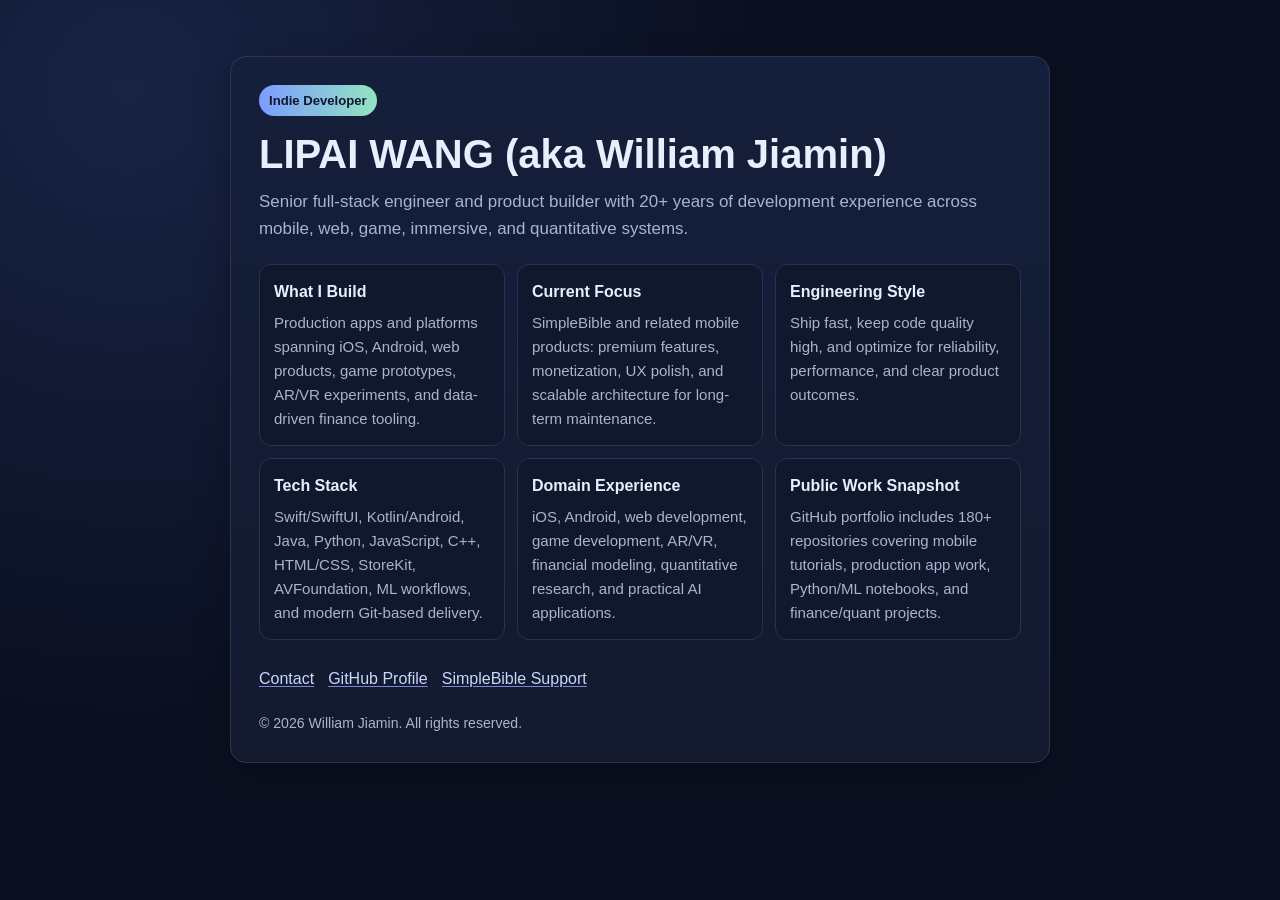
<file: index.html>
<!DOCTYPE html>
<html lang="en">
<head>
  <meta charset="UTF-8">
  <meta name="viewport" content="width=device-width, initial-scale=1.0">
  <title>William Jiamin — Indie iOS Developer</title>
  <style>
    :root {
      --bg: #0b1020;
      --card: #131a2e;
      --text: #e9eefc;
      --muted: #a9b4d0;
      --accent: #7c9cff;
      --accent-2: #93e4c1;
    }
    * { box-sizing: border-box; }
    body {
      margin: 0;
      font-family: -apple-system, BlinkMacSystemFont, "Segoe UI", Roboto, Helvetica, Arial, sans-serif;
      background: radial-gradient(circle at 10% 10%, #182345 0%, var(--bg) 45%);
      color: var(--text);
      line-height: 1.6;
      min-height: 100vh;
    }
    .wrap {
      max-width: 860px;
      margin: 0 auto;
      padding: 56px 20px 72px;
    }
    .card {
      background: linear-gradient(180deg, #151f3b 0%, var(--card) 100%);
      border: 1px solid #2a3559;
      border-radius: 16px;
      padding: 28px;
      box-shadow: 0 12px 34px rgba(0, 0, 0, 0.25);
    }
    h1 {
      font-size: clamp(1.8rem, 3.3vw, 2.5rem);
      line-height: 1.2;
      margin: 0 0 10px;
    }
    .subtitle {
      margin: 0 0 20px;
      color: var(--muted);
      font-size: 1.06rem;
    }
    .badge {
      display: inline-block;
      font-size: 0.82rem;
      font-weight: 700;
      color: #0f1730;
      background: linear-gradient(90deg, var(--accent), var(--accent-2));
      padding: 5px 10px;
      border-radius: 999px;
      margin-bottom: 14px;
    }
    .grid {
      display: grid;
      grid-template-columns: repeat(auto-fit, minmax(220px, 1fr));
      gap: 12px;
      margin: 22px 0 26px;
    }
    .panel {
      background: #10182d;
      border: 1px solid #273353;
      border-radius: 12px;
      padding: 14px;
    }
    .panel h3 {
      margin: 0 0 6px;
      font-size: 1rem;
    }
    .panel p {
      margin: 0;
      color: var(--muted);
      font-size: 0.94rem;
    }
    a {
      color: #c9d7ff;
      text-decoration-color: #6f89df;
      text-underline-offset: 2px;
    }
    .links {
      display: flex;
      gap: 14px;
      flex-wrap: wrap;
      margin-top: 8px;
    }
    footer {
      margin-top: 20px;
      color: var(--muted);
      font-size: 0.88rem;
    }
  </style>
</head>
<body>
  <main class="wrap">
    <section class="card">
      <span class="badge">Indie Developer</span>
      <h1>LIPAI WANG (aka William Jiamin)</h1>
      <p class="subtitle">
        Senior full-stack engineer and product builder with 20+ years of development experience across mobile, web, game, immersive, and quantitative systems.
      </p>

      <div class="grid">
        <article class="panel">
          <h3>What I Build</h3>
          <p>Production apps and platforms spanning iOS, Android, web products, game prototypes, AR/VR experiments, and data-driven finance tooling.</p>
        </article>
        <article class="panel">
          <h3>Current Focus</h3>
          <p>SimpleBible and related mobile products: premium features, monetization, UX polish, and scalable architecture for long-term maintenance.</p>
        </article>
        <article class="panel">
          <h3>Engineering Style</h3>
          <p>Ship fast, keep code quality high, and optimize for reliability, performance, and clear product outcomes.</p>
        </article>
        <article class="panel">
          <h3>Tech Stack</h3>
          <p>Swift/SwiftUI, Kotlin/Android, Java, Python, JavaScript, C++, HTML/CSS, StoreKit, AVFoundation, ML workflows, and modern Git-based delivery.</p>
        </article>
        <article class="panel">
          <h3>Domain Experience</h3>
          <p>iOS, Android, web development, game development, AR/VR, financial modeling, quantitative research, and practical AI applications.</p>
        </article>
        <article class="panel">
          <h3>Public Work Snapshot</h3>
          <p>GitHub portfolio includes 180+ repositories covering mobile tutorials, production app work, Python/ML notebooks, and finance/quant projects.</p>
        </article>
      </div>

      <div class="links">
        <a href="mailto:williamjiaminus@gmail.com">Contact</a>
        <a href="https://github.com/williamjiamin">GitHub Profile</a>
        <a href="https://williamjiamin.github.io/SimpleBible/">SimpleBible Support</a>
      </div>

      <footer>
        © 2026 William Jiamin. All rights reserved.
      </footer>
    </section>
  </main>
</body>
</html>
</file>
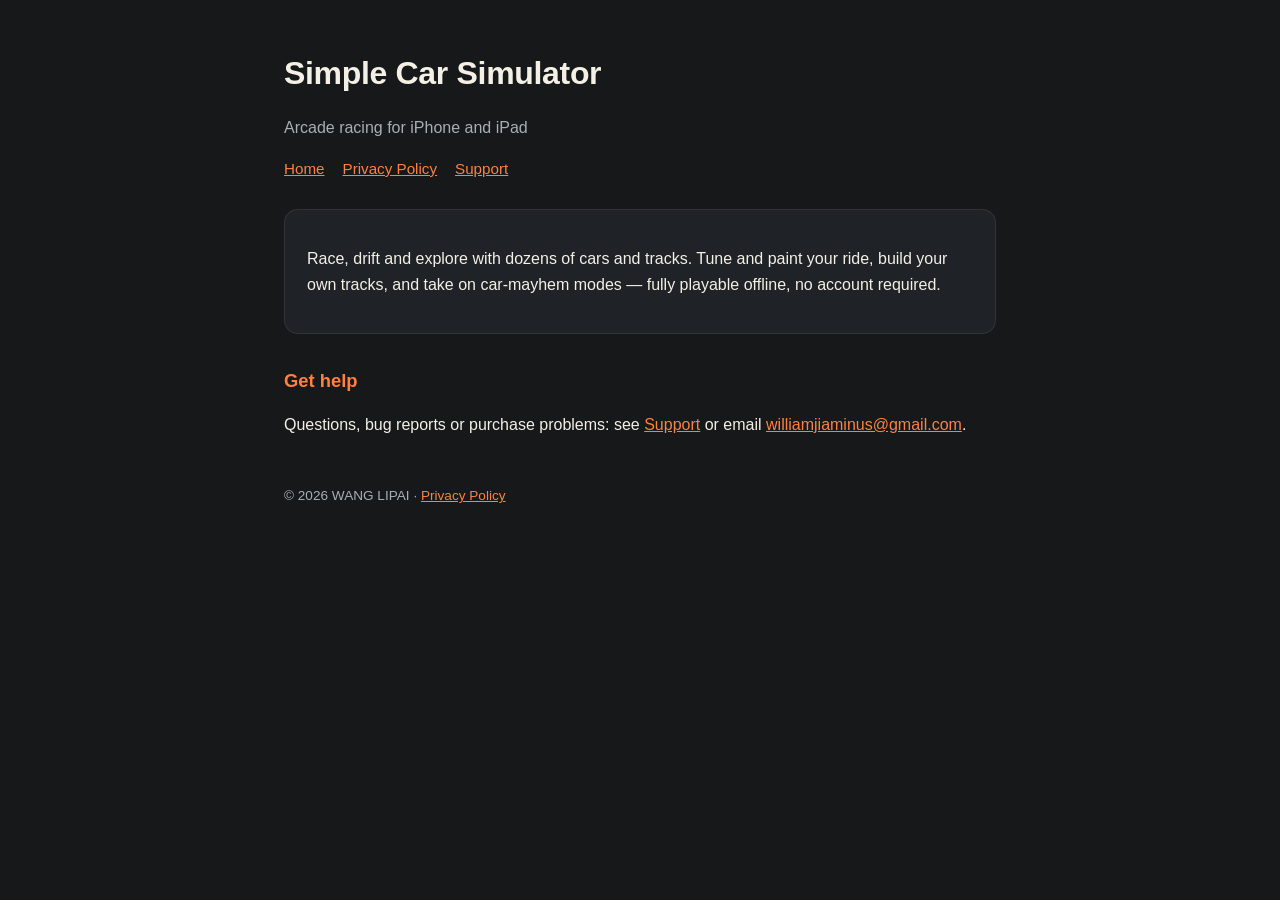
<file: simplecarsimulator/index.html>
<!DOCTYPE html><html lang="en"><head><meta charset="UTF-8"><meta name="viewport" content="width=device-width,initial-scale=1">
<title>Simple Car Simulator</title><meta name="description" content="Simple Car Simulator — an arcade racing game for iPhone and iPad."><link rel="stylesheet" href="style.css"></head>
<body><main><h1>Simple Car Simulator</h1><p class="muted">Arcade racing for iPhone and iPad</p><nav><a href="./">Home</a><a href="privacy.html">Privacy Policy</a><a href="support.html">Support</a></nav>
<div class="card"><p>Race, drift and explore with dozens of cars and tracks. Tune and paint your ride, build your own tracks, and take on car-mayhem modes — fully playable offline, no account required.</p></div>
<h2>Get help</h2><p>Questions, bug reports or purchase problems: see <a href="support.html">Support</a> or email <a href="mailto:williamjiaminus@gmail.com">williamjiaminus@gmail.com</a>.</p>
<footer>© 2026 WANG LIPAI · <a href="privacy.html">Privacy Policy</a></footer></main></body></html>
</file>
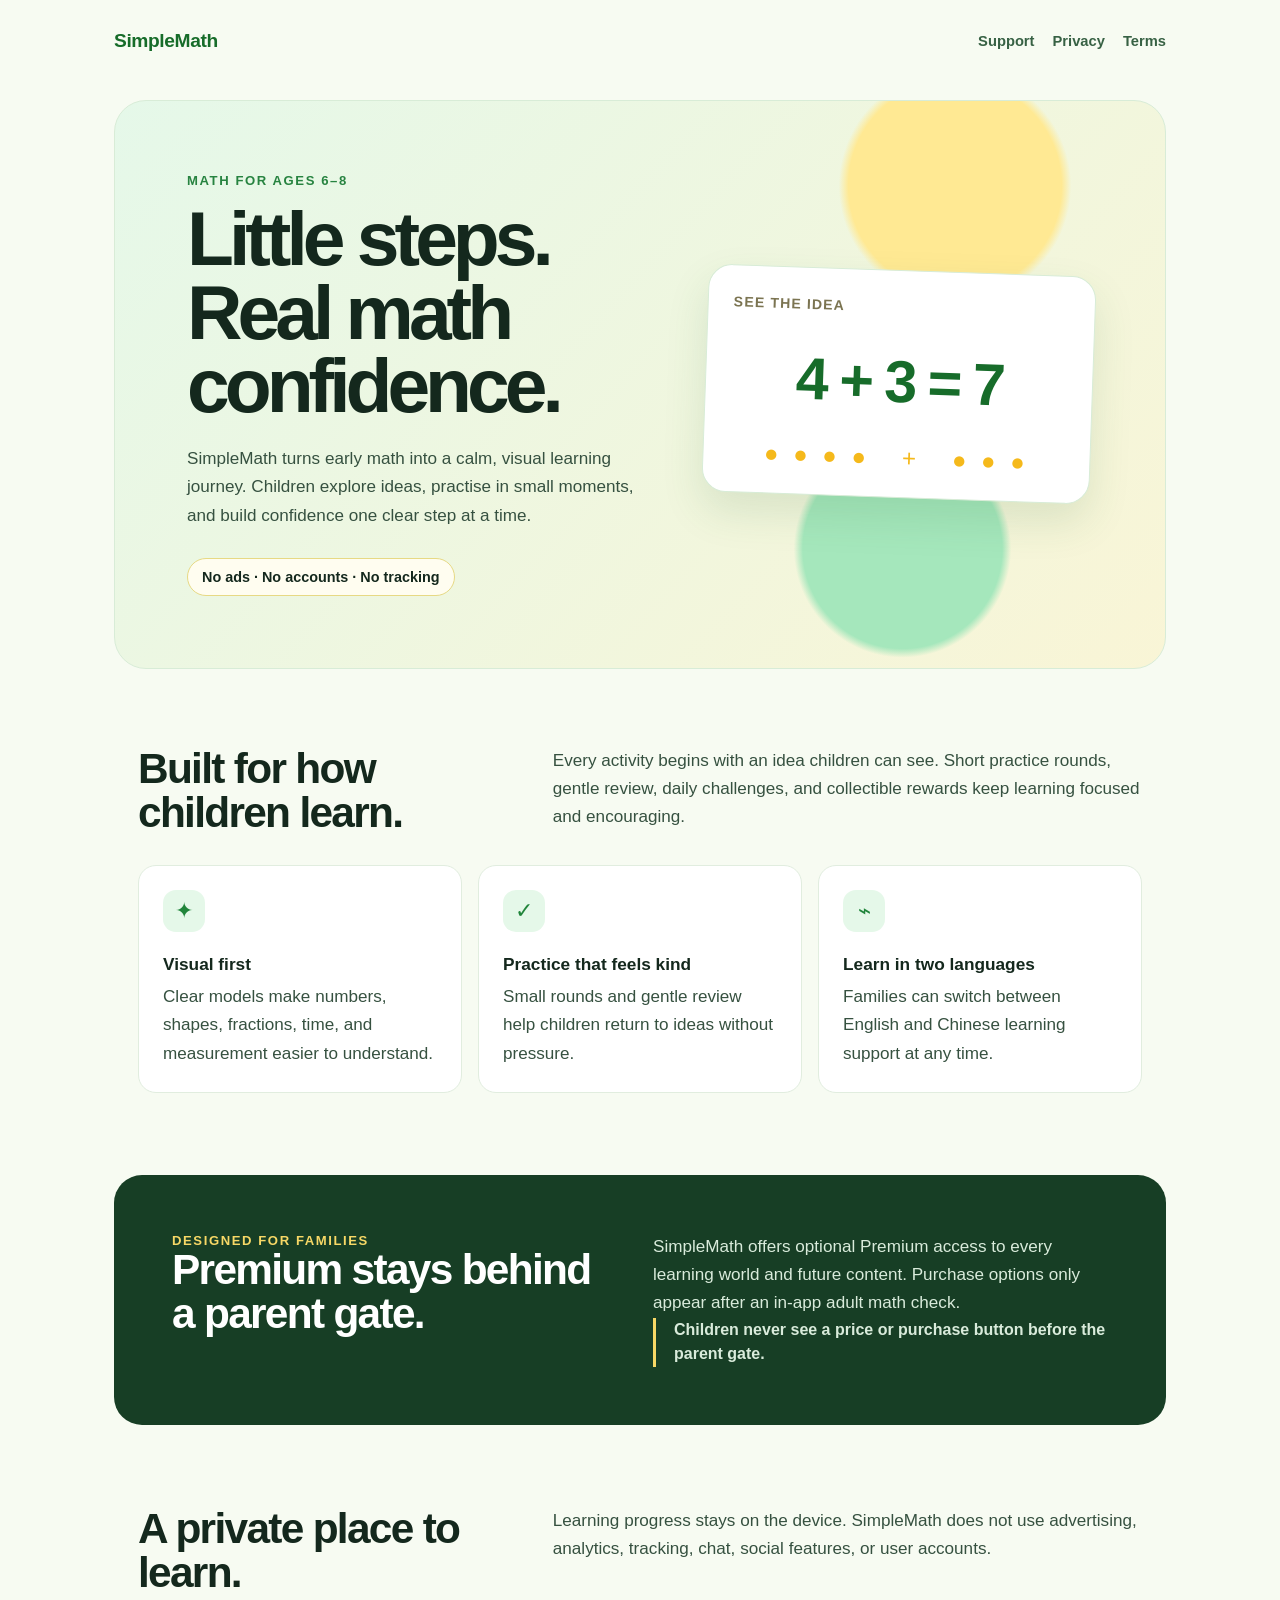
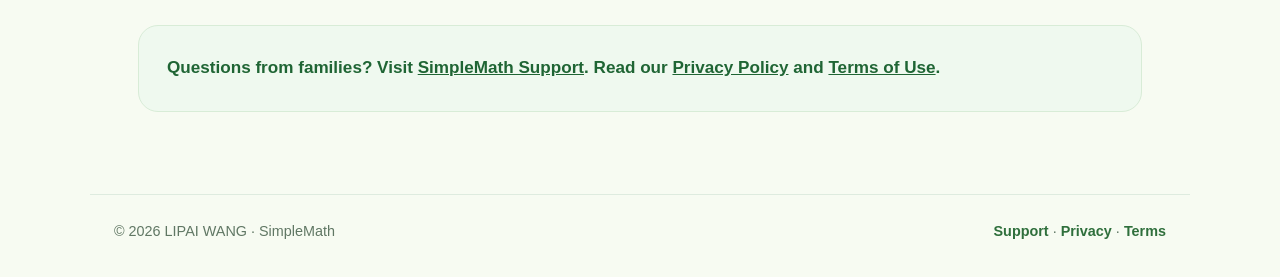
<file: simplemath/index.html>
<!doctype html>
<html lang="en">
<head>
  <meta charset="utf-8">
  <meta name="viewport" content="width=device-width, initial-scale=1">
  <meta name="description" content="SimpleMath gives children ages 6–8 a calm, visual way to build lasting math confidence.">
  <title>SimpleMath — Kids Math</title>
  <style>
    :root {
      color-scheme: light;
      font-family: -apple-system, BlinkMacSystemFont, "Segoe UI", sans-serif;
      color: #14281d;
      background: #f7fbf2;
    }
    * { box-sizing: border-box; }
    body { margin: 0; }
    a { color: inherit; }
    .page { overflow: hidden; }
    header, main, footer { max-width: 1100px; margin: 0 auto; padding-inline: 24px; }
    header {
      align-items: center;
      display: flex;
      justify-content: space-between;
      min-height: 82px;
    }
    .brand { color: #176c2a; font-size: 1.2rem; font-weight: 850; letter-spacing: -.02em; text-decoration: none; }
    .legal { display: flex; flex-wrap: wrap; gap: 18px; }
    .legal a { color: #376144; font-size: .92rem; font-weight: 700; text-decoration: none; }
    .hero {
      background:
        radial-gradient(circle at 80% 15%, #ffe993 0, #ffe993 11%, transparent 12%),
        radial-gradient(circle at 75% 79%, #a5e7bc 0, #a5e7bc 11%, transparent 12%),
        linear-gradient(133deg, #e5f8e9 0%, #f9f5d6 100%);
      border: 1px solid #d8ecd7;
      border-radius: 32px;
      display: grid;
      gap: 44px;
      grid-template-columns: minmax(0, 1.1fr) minmax(290px, .9fr);
      margin: 18px auto 78px;
      max-width: 1052px;
      padding: clamp(34px, 6vw, 72px);
    }
    .eyebrow { color: #278340; font-size: .82rem; font-weight: 850; letter-spacing: .12em; text-transform: uppercase; }
    h1 { font-size: clamp(2.7rem, 6vw, 5.1rem); letter-spacing: -.065em; line-height: .96; margin: 14px 0 22px; }
    h2 { font-size: clamp(1.85rem, 3.5vw, 2.65rem); letter-spacing: -.04em; line-height: 1.04; margin: 0; }
    h3 { font-size: 1.08rem; margin: 0 0 8px; }
    p { color: #365140; font-size: 1.07rem; line-height: 1.65; margin: 0; }
    .hero p { max-width: 570px; }
    .pill { background: #fffdf0; border: 1px solid #e7d984; border-radius: 999px; display: inline-block; font-size: .9rem; font-weight: 800; margin-top: 28px; padding: 10px 14px; }
    .math-card { align-self: center; background: #fff; border: 1px solid #d8ecd7; border-radius: 24px; box-shadow: 0 19px 42px rgba(43, 108, 54, .13); padding: 25px; transform: rotate(2deg); }
    .math-card > p { color: #7b7451; font-size: .88rem; font-weight: 800; letter-spacing: .08em; text-transform: uppercase; }
    .equation { align-items: center; color: #176c2a; display: flex; font-size: clamp(2rem, 5vw, 3.7rem); font-weight: 850; gap: 14px; justify-content: center; letter-spacing: -.06em; margin: 28px 0; }
    .dots { color: #f5b91b; font-size: 1.5rem; letter-spacing: 4px; text-align: center; }
    .section { margin: 0 auto 82px; max-width: 1052px; padding-inline: 24px; }
    .intro { display: grid; gap: 22px; grid-template-columns: minmax(0, .8fr) minmax(0, 1.2fr); margin-bottom: 30px; }
    .grid { display: grid; gap: 16px; grid-template-columns: repeat(3, 1fr); }
    .feature { background: #fff; border: 1px solid #e1eddf; border-radius: 18px; min-height: 182px; padding: 24px; }
    .icon { align-items: center; background: #e5f8e9; border-radius: 13px; color: #21853b; display: flex; font-size: 1.35rem; height: 42px; justify-content: center; margin-bottom: 22px; width: 42px; }
    .parent { background: #173e25; border-radius: 28px; color: #fff; display: grid; gap: 26px; grid-template-columns: minmax(0, 1fr) minmax(0, 1fr); padding: clamp(30px, 5vw, 58px); }
    .parent h2 { max-width: 440px; }
    .parent p { color: #d9ebdb; }
    .parent-note { align-self: center; border-left: 3px solid #f7d866; color: #fff7bd; font-size: 1rem; font-weight: 750; line-height: 1.55; padding-left: 18px; }
    .promise { background: #eff9ef; border: 1px solid #d8ecd7; border-radius: 20px; margin-top: 18px; padding: 28px; }
    .promise p { color: #1f6534; font-weight: 650; }
    footer { border-top: 1px solid #deebdf; color: #607764; display: flex; flex-wrap: wrap; font-size: .9rem; gap: 16px; justify-content: space-between; padding-block: 28px 38px; }
    footer a { color: #2f6f3c; font-weight: 750; text-decoration: none; }
    @media (max-width: 720px) {
      header { align-items: flex-start; flex-direction: column; gap: 14px; padding-block: 22px; }
      .hero, .intro, .parent { grid-template-columns: 1fr; }
      .grid { grid-template-columns: 1fr; }
      .math-card { max-width: 370px; transform: none; }
    }
  </style>
</head>
<body>
  <div class="page">
    <header>
      <a class="brand" href="index.html">SimpleMath</a>
      <nav class="legal" aria-label="Legal and support links">
        <a href="support.html">Support</a>
        <a href="privacy-policy.html">Privacy</a>
        <a href="terms-of-use.html">Terms</a>
      </nav>
    </header>

    <main>
      <section class="hero" aria-labelledby="hero-title">
        <div>
          <div class="eyebrow">Math for ages 6–8</div>
          <h1 id="hero-title">Little steps.<br>Real math confidence.</h1>
          <p>SimpleMath turns early math into a calm, visual learning journey. Children explore ideas, practise in small moments, and build confidence one clear step at a time.</p>
          <div class="pill">No ads · No accounts · No tracking</div>
        </div>
        <div class="math-card" aria-label="A simple visual math example">
          <p>See the idea</p>
          <div class="equation"><span>4</span><span>+</span><span>3</span><span>=</span><span>7</span></div>
          <div class="dots" aria-hidden="true">● ● ● ● &nbsp; + &nbsp; ● ● ●</div>
        </div>
      </section>

      <section class="section" aria-labelledby="learn-title">
        <div class="intro">
          <h2 id="learn-title">Built for how children learn.</h2>
          <p>Every activity begins with an idea children can see. Short practice rounds, gentle review, daily challenges, and collectible rewards keep learning focused and encouraging.</p>
        </div>
        <div class="grid">
          <article class="feature"><div class="icon" aria-hidden="true">✦</div><h3>Visual first</h3><p>Clear models make numbers, shapes, fractions, time, and measurement easier to understand.</p></article>
          <article class="feature"><div class="icon" aria-hidden="true">✓</div><h3>Practice that feels kind</h3><p>Small rounds and gentle review help children return to ideas without pressure.</p></article>
          <article class="feature"><div class="icon" aria-hidden="true">⌁</div><h3>Learn in two languages</h3><p>Families can switch between English and Chinese learning support at any time.</p></article>
        </div>
      </section>

      <section class="section parent" aria-labelledby="parent-title">
        <div>
          <div class="eyebrow" style="color:#f7d866">Designed for families</div>
          <h2 id="parent-title">Premium stays behind a parent gate.</h2>
        </div>
        <div>
          <p>SimpleMath offers optional Premium access to every learning world and future content. Purchase options only appear after an in-app adult math check.</p>
          <p class="parent-note">Children never see a price or purchase button before the parent gate.</p>
        </div>
      </section>

      <section class="section" aria-labelledby="promise-title">
        <div class="intro">
          <h2 id="promise-title">A private place to learn.</h2>
          <p>Learning progress stays on the device. SimpleMath does not use advertising, analytics, tracking, chat, social features, or user accounts.</p>
        </div>
        <div class="promise"><p>Questions from families? Visit <a href="support.html">SimpleMath Support</a>. Read our <a href="privacy-policy.html">Privacy Policy</a> and <a href="terms-of-use.html">Terms of Use</a>.</p></div>
      </section>
    </main>

    <footer>
      <span>© 2026 LIPAI WANG · SimpleMath</span>
      <span><a href="support.html">Support</a> · <a href="privacy-policy.html">Privacy</a> · <a href="terms-of-use.html">Terms</a></span>
    </footer>
  </div>
</body>
</html>
</file>
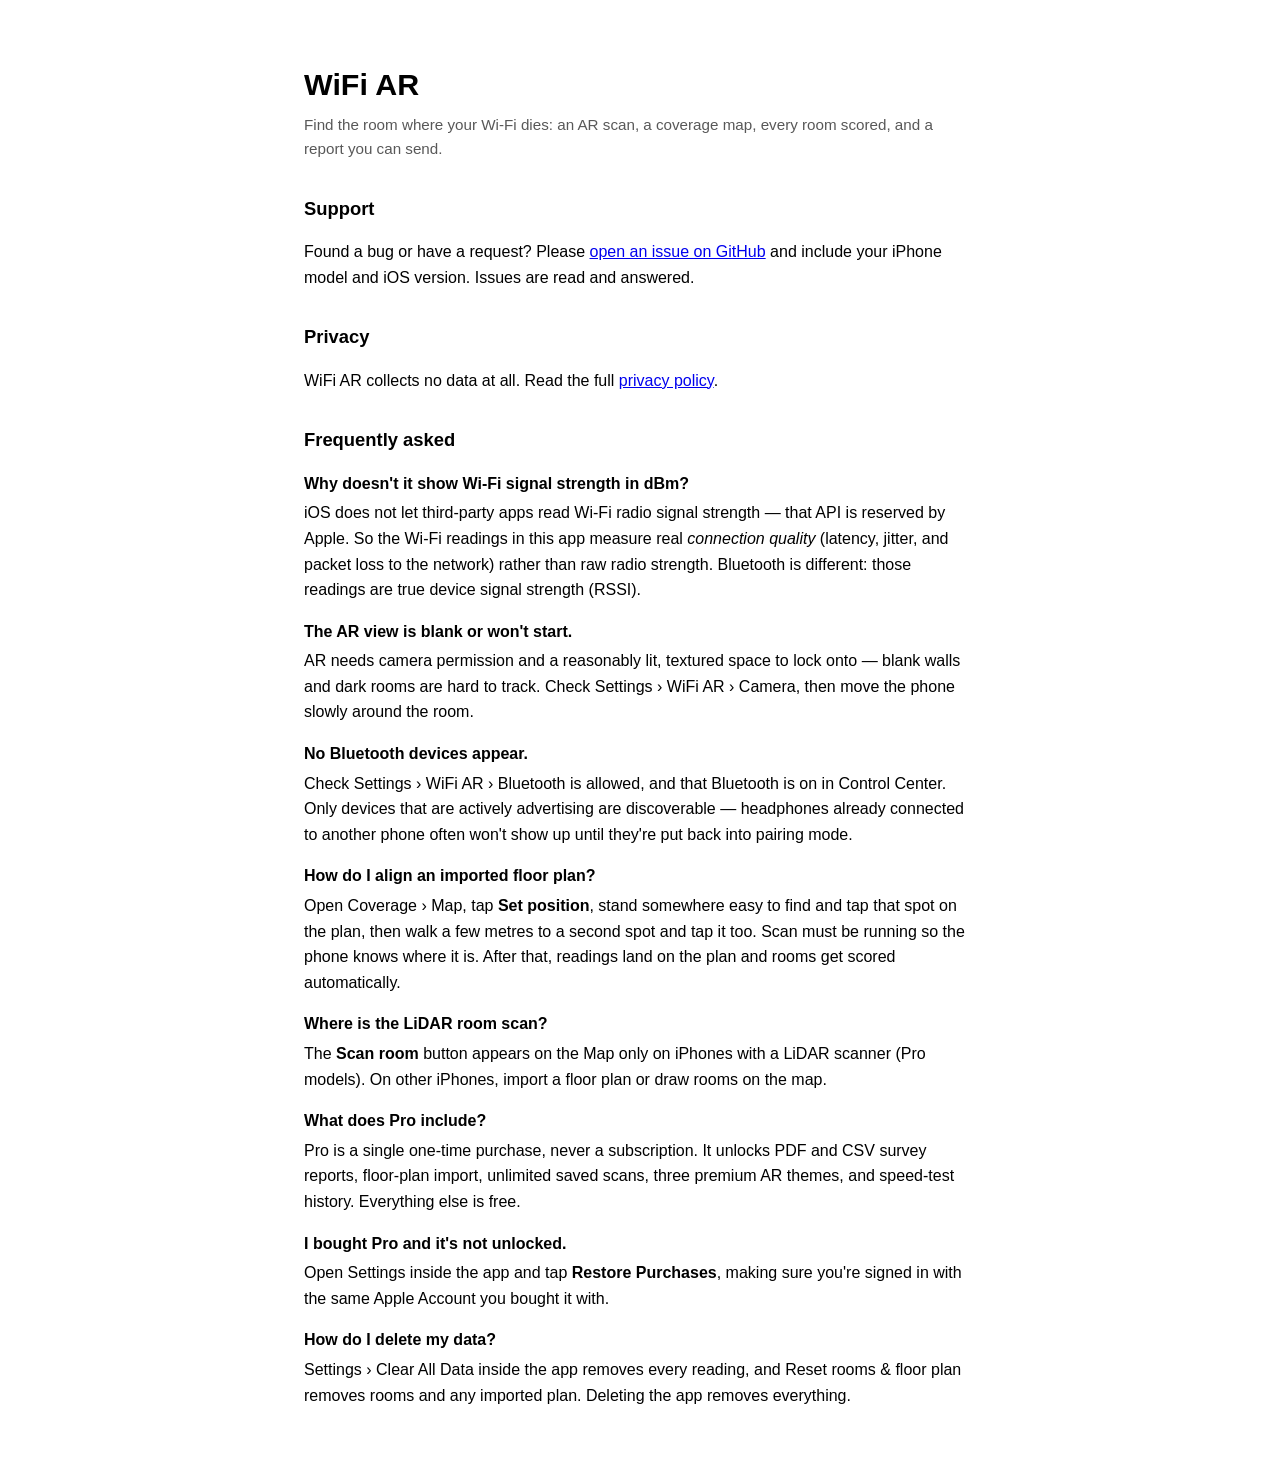
<file: SimpleWiFiAR/index.html>
<!DOCTYPE html>
<html lang="en">
<head>
<meta charset="utf-8">
<meta name="viewport" content="width=device-width, initial-scale=1">
<title>WiFi AR — Support</title>
<style>
  :root { color-scheme: light dark; }
  body { font: 16px/1.6 -apple-system, BlinkMacSystemFont, "Segoe UI", Roboto, sans-serif;
         max-width: 42rem; margin: 0 auto; padding: 2.5rem 1.25rem; }
  h1 { font-size: 1.9rem; margin-bottom: .25rem; }
  h2 { font-size: 1.15rem; margin-top: 2rem; }
  .tag { opacity: .65; font-size: .95rem; margin-top: 0; }
  dt { font-weight: 600; margin-top: 1rem; }
  dd { margin: .25rem 0 0 0; }
</style>
</head>
<body>

<h1>WiFi AR</h1>
<p class="tag">Find the room where your Wi-Fi dies: an AR scan, a coverage map, every room scored, and a report you can send.</p>

<h2>Support</h2>
<p>Found a bug or have a request? Please
<a href="https://github.com/williamjiamin/SimpleWiFiAR/issues">open an issue on GitHub</a>
and include your iPhone model and iOS version. Issues are read and answered.</p>

<h2>Privacy</h2>
<p>WiFi AR collects no data at all. Read the full
<a href="./privacy.html">privacy policy</a>.</p>

<h2>Frequently asked</h2>
<dl>
  <dt>Why doesn't it show Wi-Fi signal strength in dBm?</dt>
  <dd>iOS does not let third-party apps read Wi-Fi radio signal strength — that API is
      reserved by Apple. So the Wi-Fi readings in this app measure real
      <em>connection quality</em> (latency, jitter, and packet loss to the network)
      rather than raw radio strength. Bluetooth is different: those readings are true
      device signal strength (RSSI).</dd>

  <dt>The AR view is blank or won't start.</dt>
  <dd>AR needs camera permission and a reasonably lit, textured space to lock onto —
      blank walls and dark rooms are hard to track. Check
      Settings › WiFi AR › Camera, then move the phone slowly around the room.</dd>

  <dt>No Bluetooth devices appear.</dt>
  <dd>Check Settings › WiFi AR › Bluetooth is allowed, and that Bluetooth is on in
      Control Center. Only devices that are actively advertising are discoverable —
      headphones already connected to another phone often won't show up until they're
      put back into pairing mode.</dd>

  <dt>How do I align an imported floor plan?</dt>
  <dd>Open Coverage › Map, tap <strong>Set position</strong>, stand somewhere easy to find
      and tap that spot on the plan, then walk a few metres to a second spot and tap it too.
      Scan must be running so the phone knows where it is. After that, readings land on the
      plan and rooms get scored automatically.</dd>

  <dt>Where is the LiDAR room scan?</dt>
  <dd>The <strong>Scan room</strong> button appears on the Map only on iPhones with a LiDAR
      scanner (Pro models). On other iPhones, import a floor plan or draw rooms on the map.</dd>

  <dt>What does Pro include?</dt>
  <dd>Pro is a single one-time purchase, never a subscription. It unlocks PDF and CSV survey
      reports, floor-plan import, unlimited saved scans, three premium AR themes, and
      speed-test history. Everything else is free.</dd>

  <dt>I bought Pro and it's not unlocked.</dt>
  <dd>Open Settings inside the app and tap <strong>Restore Purchases</strong>, making sure
      you're signed in with the same Apple Account you bought it with.</dd>

  <dt>How do I delete my data?</dt>
  <dd>Settings › Clear All Data inside the app removes every reading, and Reset rooms &amp;
      floor plan removes rooms and any imported plan. Deleting the app removes everything.</dd>
</dl>

</body>
</html>
</file>
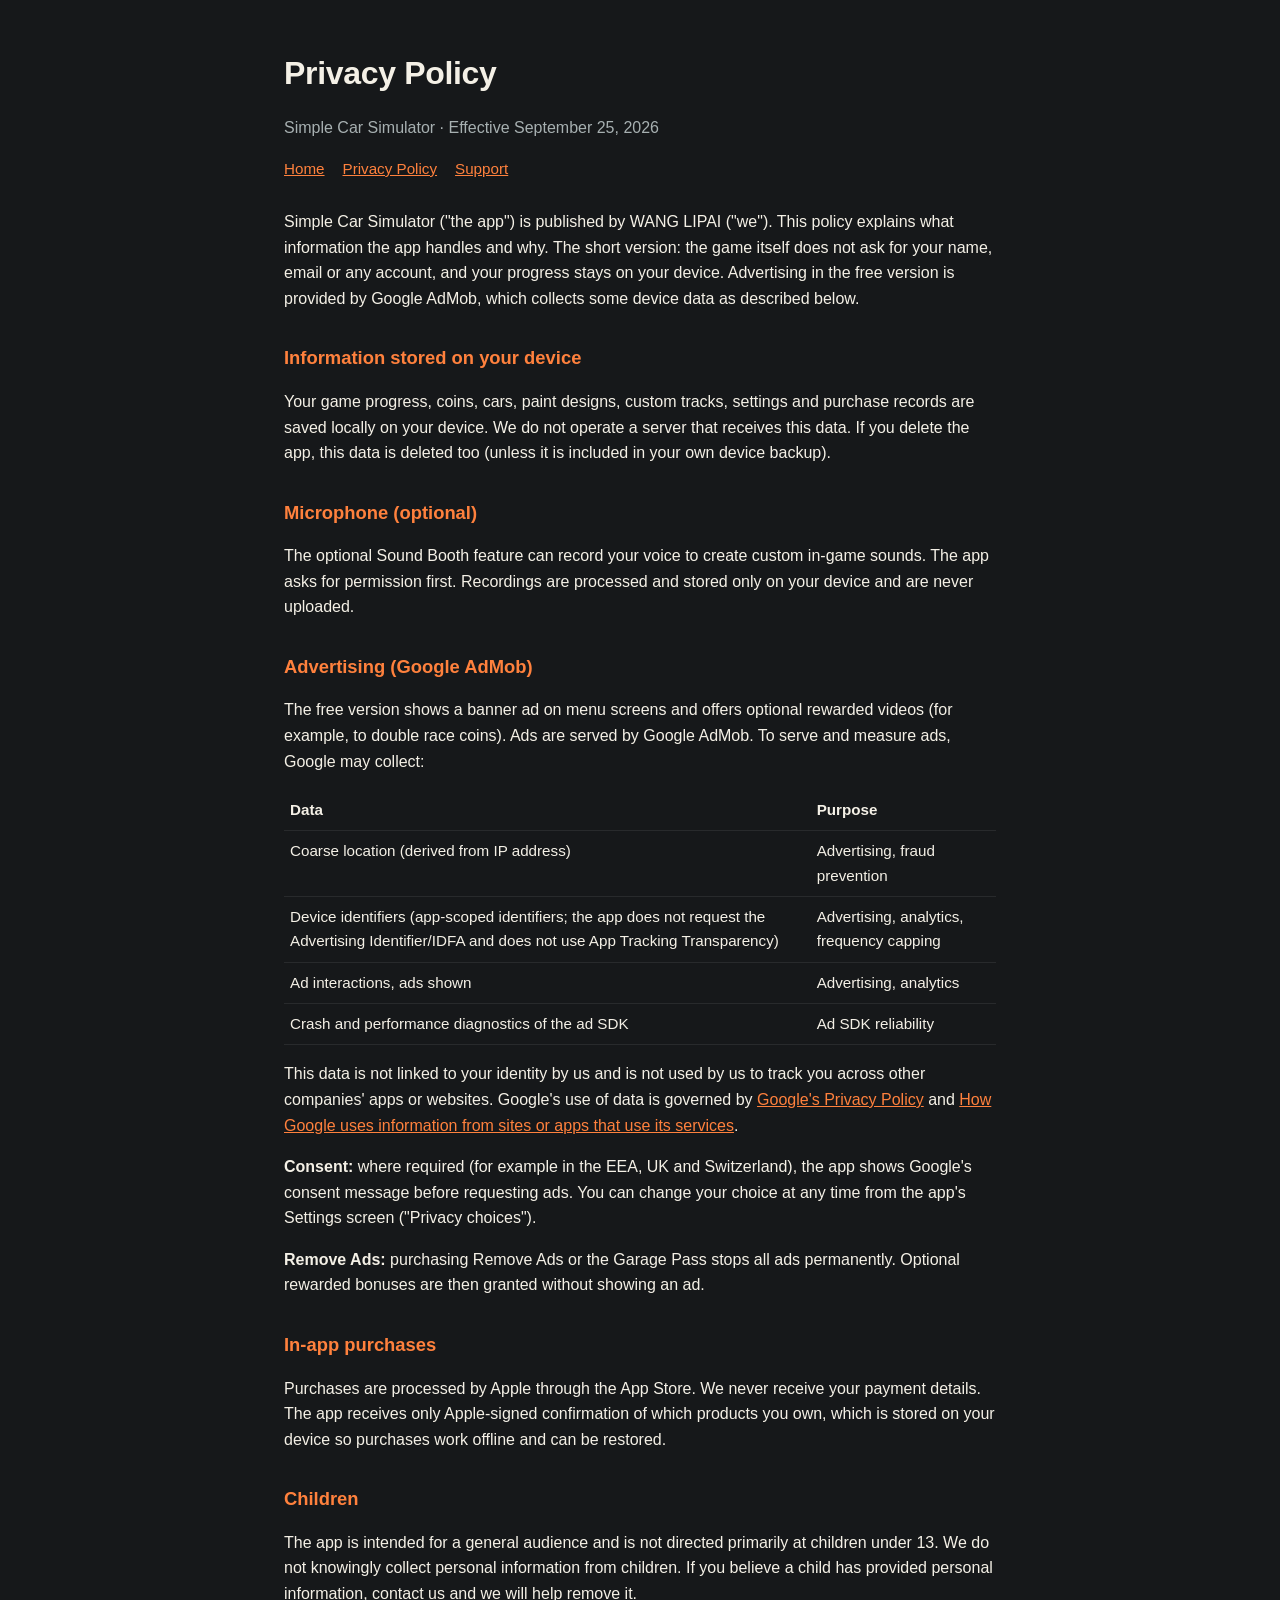
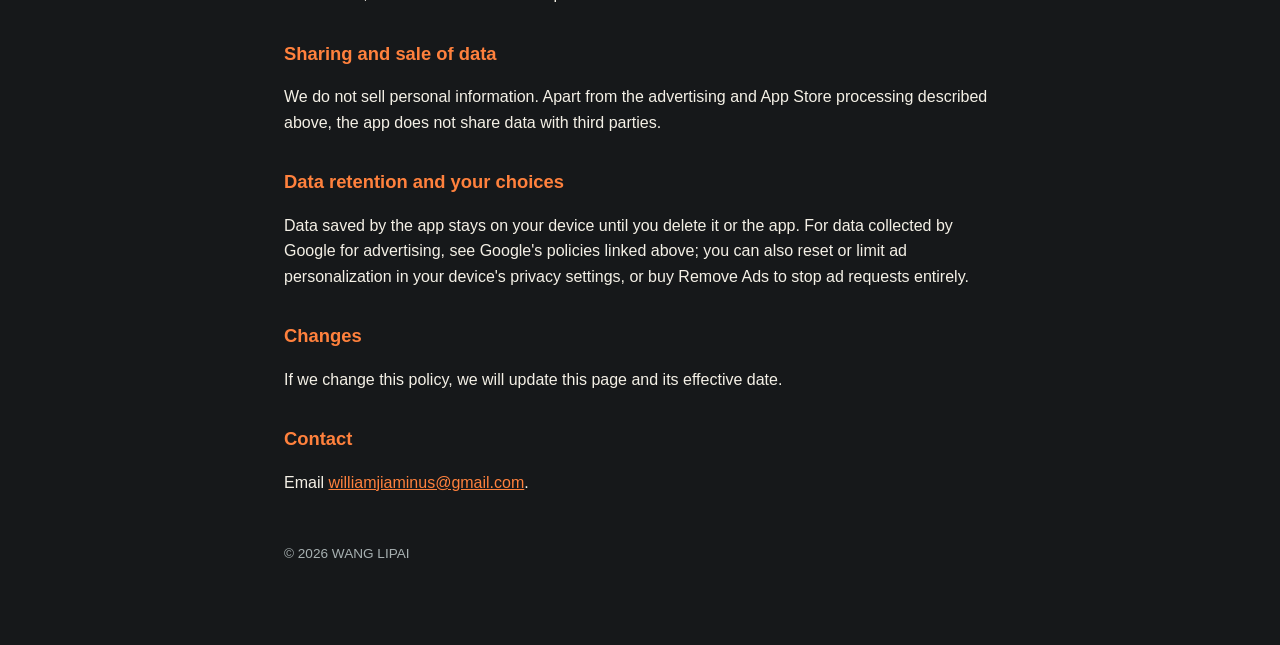
<file: simplecarsimulator/privacy.html>
<!DOCTYPE html><html lang="en"><head><meta charset="UTF-8"><meta name="viewport" content="width=device-width,initial-scale=1">
<title>Privacy Policy — Simple Car Simulator</title><meta name="description" content="Privacy Policy for Simple Car Simulator on iOS."><link rel="stylesheet" href="style.css"></head>
<body><main><h1>Privacy Policy</h1><p class="muted">Simple Car Simulator · Effective September 25, 2026</p><nav><a href="./">Home</a><a href="privacy.html">Privacy Policy</a><a href="support.html">Support</a></nav>
<p>Simple Car Simulator ("the app") is published by WANG LIPAI ("we"). This policy explains what information the app handles and why. The short version: the game itself does not ask for your name, email or any account, and your progress stays on your device. Advertising in the free version is provided by Google AdMob, which collects some device data as described below.</p>

<h2>Information stored on your device</h2>
<p>Your game progress, coins, cars, paint designs, custom tracks, settings and purchase records are saved locally on your device. We do not operate a server that receives this data. If you delete the app, this data is deleted too (unless it is included in your own device backup).</p>

<h2>Microphone (optional)</h2>
<p>The optional Sound Booth feature can record your voice to create custom in-game sounds. The app asks for permission first. Recordings are processed and stored only on your device and are never uploaded.</p>

<h2>Advertising (Google AdMob)</h2>
<p>The free version shows a banner ad on menu screens and offers optional rewarded videos (for example, to double race coins). Ads are served by Google AdMob. To serve and measure ads, Google may collect:</p>
<table><tr><th>Data</th><th>Purpose</th></tr>
<tr><td>Coarse location (derived from IP address)</td><td>Advertising, fraud prevention</td></tr>
<tr><td>Device identifiers (app-scoped identifiers; the app does not request the Advertising Identifier/IDFA and does not use App Tracking Transparency)</td><td>Advertising, analytics, frequency capping</td></tr>
<tr><td>Ad interactions, ads shown</td><td>Advertising, analytics</td></tr>
<tr><td>Crash and performance diagnostics of the ad SDK</td><td>Ad SDK reliability</td></tr></table>
<p>This data is not linked to your identity by us and is not used by us to track you across other companies' apps or websites. Google's use of data is governed by <a href="https://policies.google.com/privacy">Google's Privacy Policy</a> and <a href="https://policies.google.com/technologies/partner-sites">How Google uses information from sites or apps that use its services</a>.</p>
<p><strong>Consent:</strong> where required (for example in the EEA, UK and Switzerland), the app shows Google's consent message before requesting ads. You can change your choice at any time from the app's Settings screen ("Privacy choices").</p>
<p><strong>Remove Ads:</strong> purchasing Remove Ads or the Garage Pass stops all ads permanently. Optional rewarded bonuses are then granted without showing an ad.</p>

<h2>In-app purchases</h2>
<p>Purchases are processed by Apple through the App Store. We never receive your payment details. The app receives only Apple-signed confirmation of which products you own, which is stored on your device so purchases work offline and can be restored.</p>

<h2>Children</h2>
<p>The app is intended for a general audience and is not directed primarily at children under 13. We do not knowingly collect personal information from children. If you believe a child has provided personal information, contact us and we will help remove it.</p>

<h2>Sharing and sale of data</h2>
<p>We do not sell personal information. Apart from the advertising and App Store processing described above, the app does not share data with third parties.</p>

<h2>Data retention and your choices</h2>
<p>Data saved by the app stays on your device until you delete it or the app. For data collected by Google for advertising, see Google's policies linked above; you can also reset or limit ad personalization in your device's privacy settings, or buy Remove Ads to stop ad requests entirely.</p>

<h2>Changes</h2>
<p>If we change this policy, we will update this page and its effective date.</p>

<h2>Contact</h2>
<p>Email <a href="mailto:williamjiaminus@gmail.com">williamjiaminus@gmail.com</a>.</p>
<footer>© 2026 WANG LIPAI</footer></main></body></html>
</file>
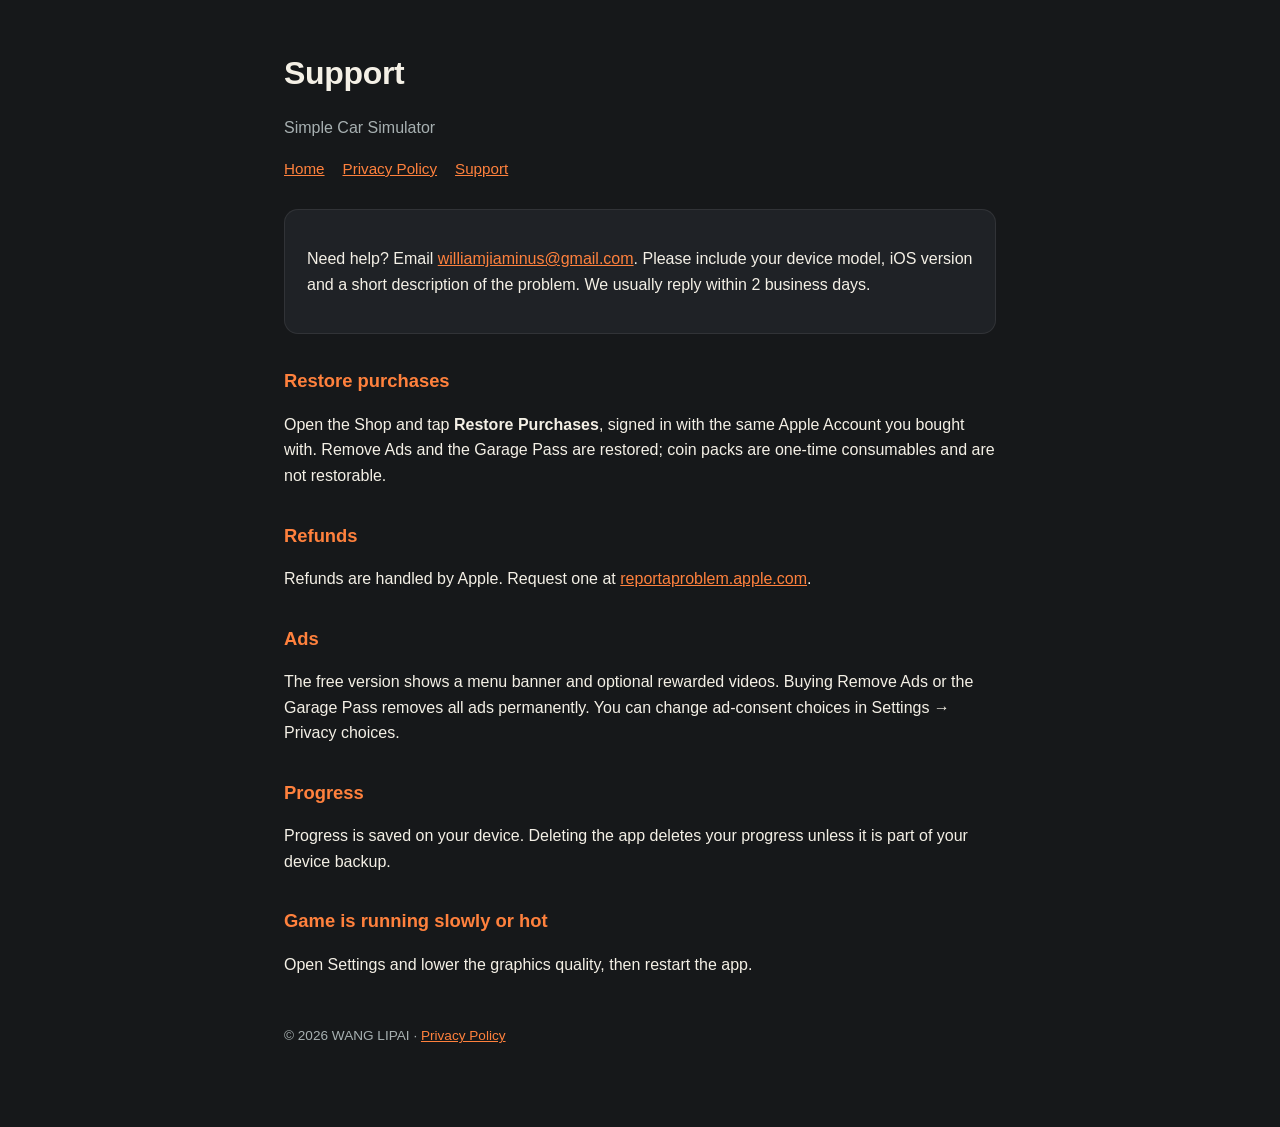
<file: simplecarsimulator/support.html>
<!DOCTYPE html><html lang="en"><head><meta charset="UTF-8"><meta name="viewport" content="width=device-width,initial-scale=1">
<title>Support — Simple Car Simulator</title><meta name="description" content="Help and contact for Simple Car Simulator."><link rel="stylesheet" href="style.css"></head>
<body><main><h1>Support</h1><p class="muted">Simple Car Simulator</p><nav><a href="./">Home</a><a href="privacy.html">Privacy Policy</a><a href="support.html">Support</a></nav>
<div class="card"><p>Need help? Email <a href="mailto:williamjiaminus@gmail.com?subject=Simple%20Car%20Simulator%20support">williamjiaminus@gmail.com</a>. Please include your device model, iOS version and a short description of the problem. We usually reply within 2 business days.</p></div>
<h2>Restore purchases</h2><p>Open the Shop and tap <strong>Restore Purchases</strong>, signed in with the same Apple Account you bought with. Remove Ads and the Garage Pass are restored; coin packs are one-time consumables and are not restorable.</p>
<h2>Refunds</h2><p>Refunds are handled by Apple. Request one at <a href="https://reportaproblem.apple.com">reportaproblem.apple.com</a>.</p>
<h2>Ads</h2><p>The free version shows a menu banner and optional rewarded videos. Buying Remove Ads or the Garage Pass removes all ads permanently. You can change ad-consent choices in Settings → Privacy choices.</p>
<h2>Progress</h2><p>Progress is saved on your device. Deleting the app deletes your progress unless it is part of your device backup.</p>
<h2>Game is running slowly or hot</h2><p>Open Settings and lower the graphics quality, then restart the app.</p>
<footer>© 2026 WANG LIPAI · <a href="privacy.html">Privacy Policy</a></footer></main></body></html>
</file>
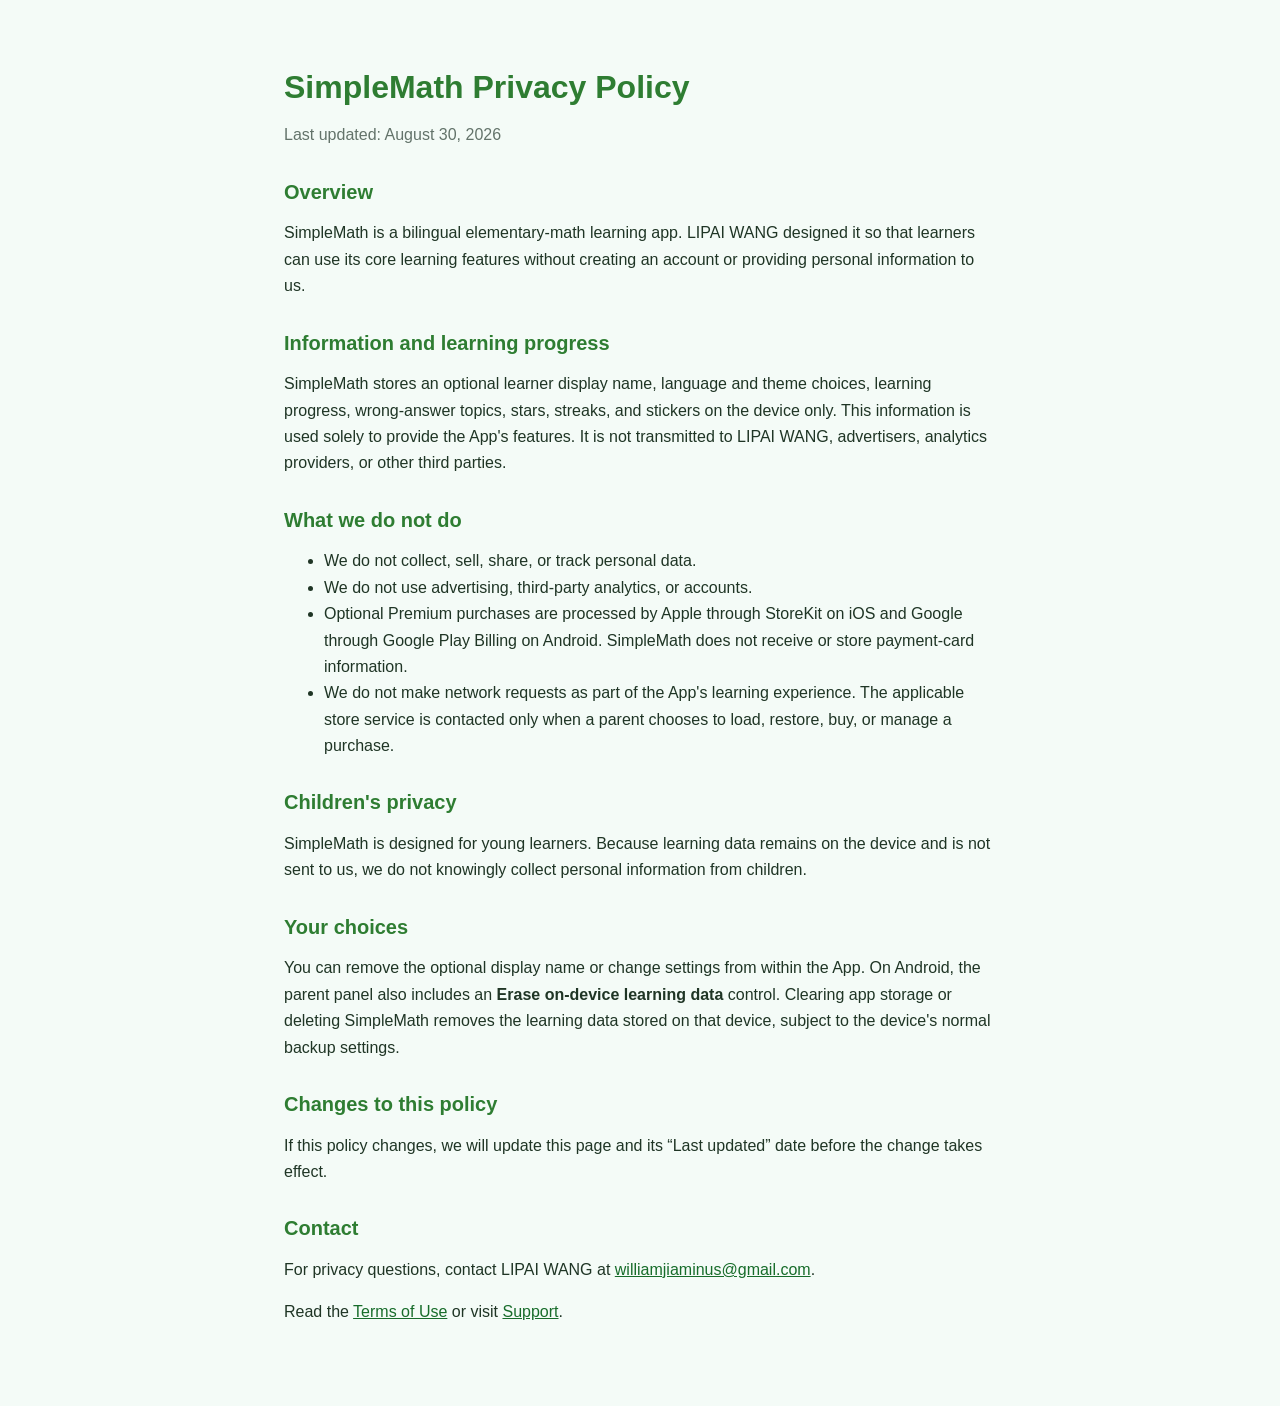
<file: simplemath/privacy-policy.html>
<!doctype html>
<html lang="en">
<head>
  <meta charset="utf-8">
  <meta name="viewport" content="width=device-width, initial-scale=1">
  <title>SimpleMath Privacy Policy</title>
  <style>
    :root { color-scheme: light; font-family: -apple-system, BlinkMacSystemFont, "Segoe UI", sans-serif; color: #1f3525; background: #f4fbf7; }
    body { margin: 0; }
    main { box-sizing: border-box; max-width: 760px; margin: 0 auto; padding: 48px 24px 64px; }
    h1, h2 { color: #2e7d32; }
    h1 { font-size: 2rem; margin-bottom: .25rem; }
    h2 { margin-top: 2rem; font-size: 1.25rem; }
    p, li { font-size: 1rem; line-height: 1.65; }
    a { color: #176c2a; }
    .updated { color: #63736a; }
    .notice { padding: 16px; border-radius: 12px; background: #e6f4ea; }
  </style>
</head>
<body>
  <main>
    <h1>SimpleMath Privacy Policy</h1>
    <p class="updated">Last updated: August 30, 2026</p>

    <h2>Overview</h2>
    <p>SimpleMath is a bilingual elementary-math learning app. LIPAI WANG designed it so that learners can use its core learning features without creating an account or providing personal information to us.</p>

    <h2>Information and learning progress</h2>
    <p>SimpleMath stores an optional learner display name, language and theme choices, learning progress, wrong-answer topics, stars, streaks, and stickers on the device only. This information is used solely to provide the App's features. It is not transmitted to LIPAI WANG, advertisers, analytics providers, or other third parties.</p>

    <h2>What we do not do</h2>
    <ul>
      <li>We do not collect, sell, share, or track personal data.</li>
      <li>We do not use advertising, third-party analytics, or accounts.</li>
      <li>Optional Premium purchases are processed by Apple through StoreKit on iOS and Google through Google Play Billing on Android. SimpleMath does not receive or store payment-card information.</li>
      <li>We do not make network requests as part of the App's learning experience. The applicable store service is contacted only when a parent chooses to load, restore, buy, or manage a purchase.</li>
    </ul>

    <h2>Children's privacy</h2>
    <p>SimpleMath is designed for young learners. Because learning data remains on the device and is not sent to us, we do not knowingly collect personal information from children.</p>

    <h2>Your choices</h2>
    <p>You can remove the optional display name or change settings from within the App. On Android, the parent panel also includes an <strong>Erase on-device learning data</strong> control. Clearing app storage or deleting SimpleMath removes the learning data stored on that device, subject to the device's normal backup settings.</p>

    <h2>Changes to this policy</h2>
    <p>If this policy changes, we will update this page and its “Last updated” date before the change takes effect.</p>

    <h2>Contact</h2>
    <p>For privacy questions, contact LIPAI WANG at <a href="mailto:williamjiaminus@gmail.com">williamjiaminus@gmail.com</a>.</p>

    <p>Read the <a href="terms-of-use.html">Terms of Use</a> or visit <a href="support.html">Support</a>.</p>
  </main>
</body>
</html>
</file>
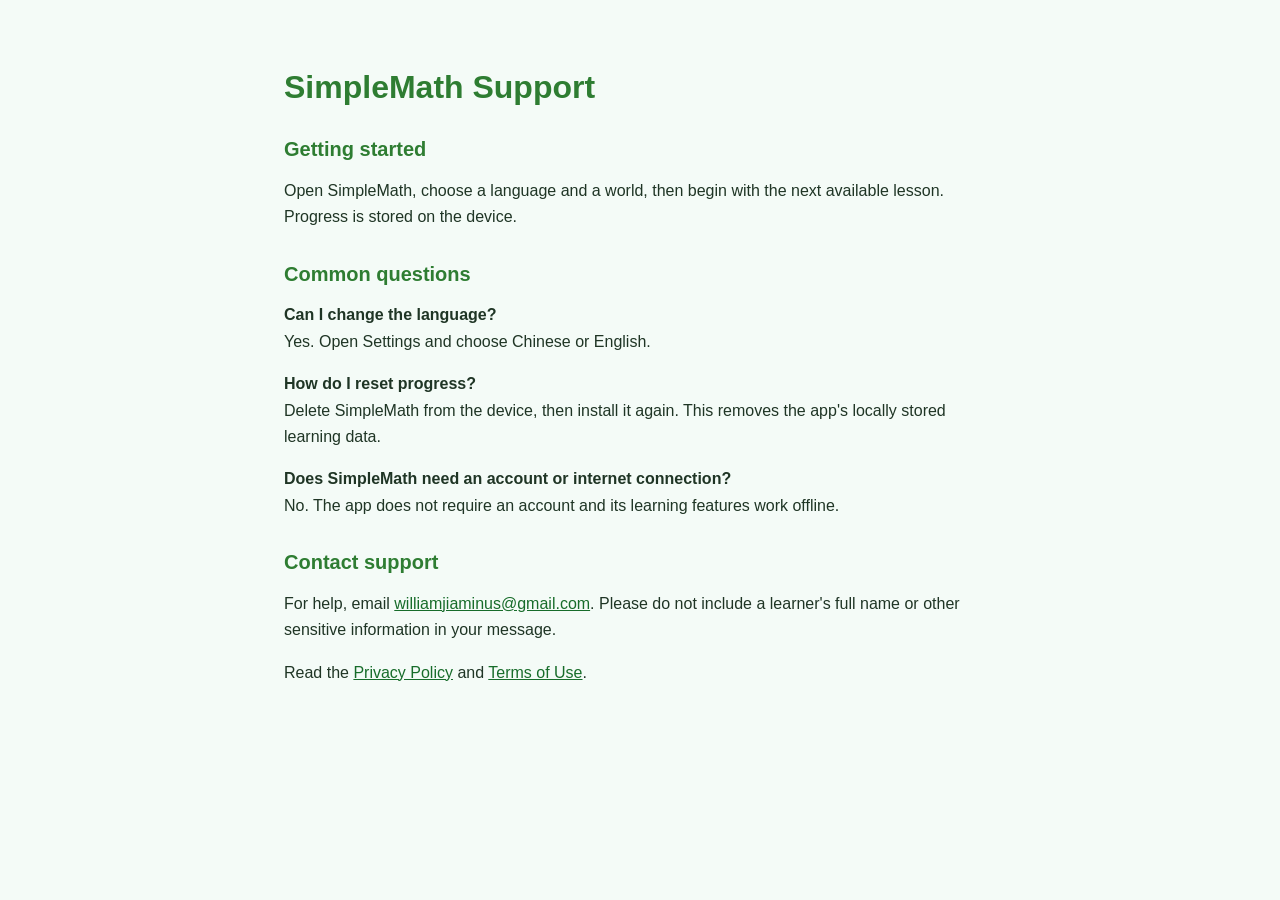
<file: simplemath/support.html>
<!doctype html>
<html lang="en">
<head>
  <meta charset="utf-8">
  <meta name="viewport" content="width=device-width, initial-scale=1">
  <title>SimpleMath Support</title>
  <style>
    :root { color-scheme: light; font-family: -apple-system, BlinkMacSystemFont, "Segoe UI", sans-serif; color: #1f3525; background: #f4fbf7; }
    body { margin: 0; }
    main { box-sizing: border-box; max-width: 760px; margin: 0 auto; padding: 48px 24px 64px; }
    h1, h2 { color: #2e7d32; }
    h1 { font-size: 2rem; margin-bottom: .25rem; }
    h2 { margin-top: 2rem; font-size: 1.25rem; }
    p, li { font-size: 1rem; line-height: 1.65; }
    a { color: #176c2a; }
    .notice { padding: 16px; border-radius: 12px; background: #e6f4ea; }
  </style>
</head>
<body>
  <main>
    <h1>SimpleMath Support</h1>
    <h2>Getting started</h2>
    <p>Open SimpleMath, choose a language and a world, then begin with the next available lesson. Progress is stored on the device.</p>

    <h2>Common questions</h2>
    <p><strong>Can I change the language?</strong><br>Yes. Open Settings and choose Chinese or English.</p>
    <p><strong>How do I reset progress?</strong><br>Delete SimpleMath from the device, then install it again. This removes the app's locally stored learning data.</p>
    <p><strong>Does SimpleMath need an account or internet connection?</strong><br>No. The app does not require an account and its learning features work offline.</p>

    <h2>Contact support</h2>
    <p>For help, email <a href="mailto:williamjiaminus@gmail.com">williamjiaminus@gmail.com</a>. Please do not include a learner's full name or other sensitive information in your message.</p>

    <p>Read the <a href="privacy-policy.html">Privacy Policy</a> and <a href="terms-of-use.html">Terms of Use</a>.</p>
  </main>
</body>
</html>
</file>
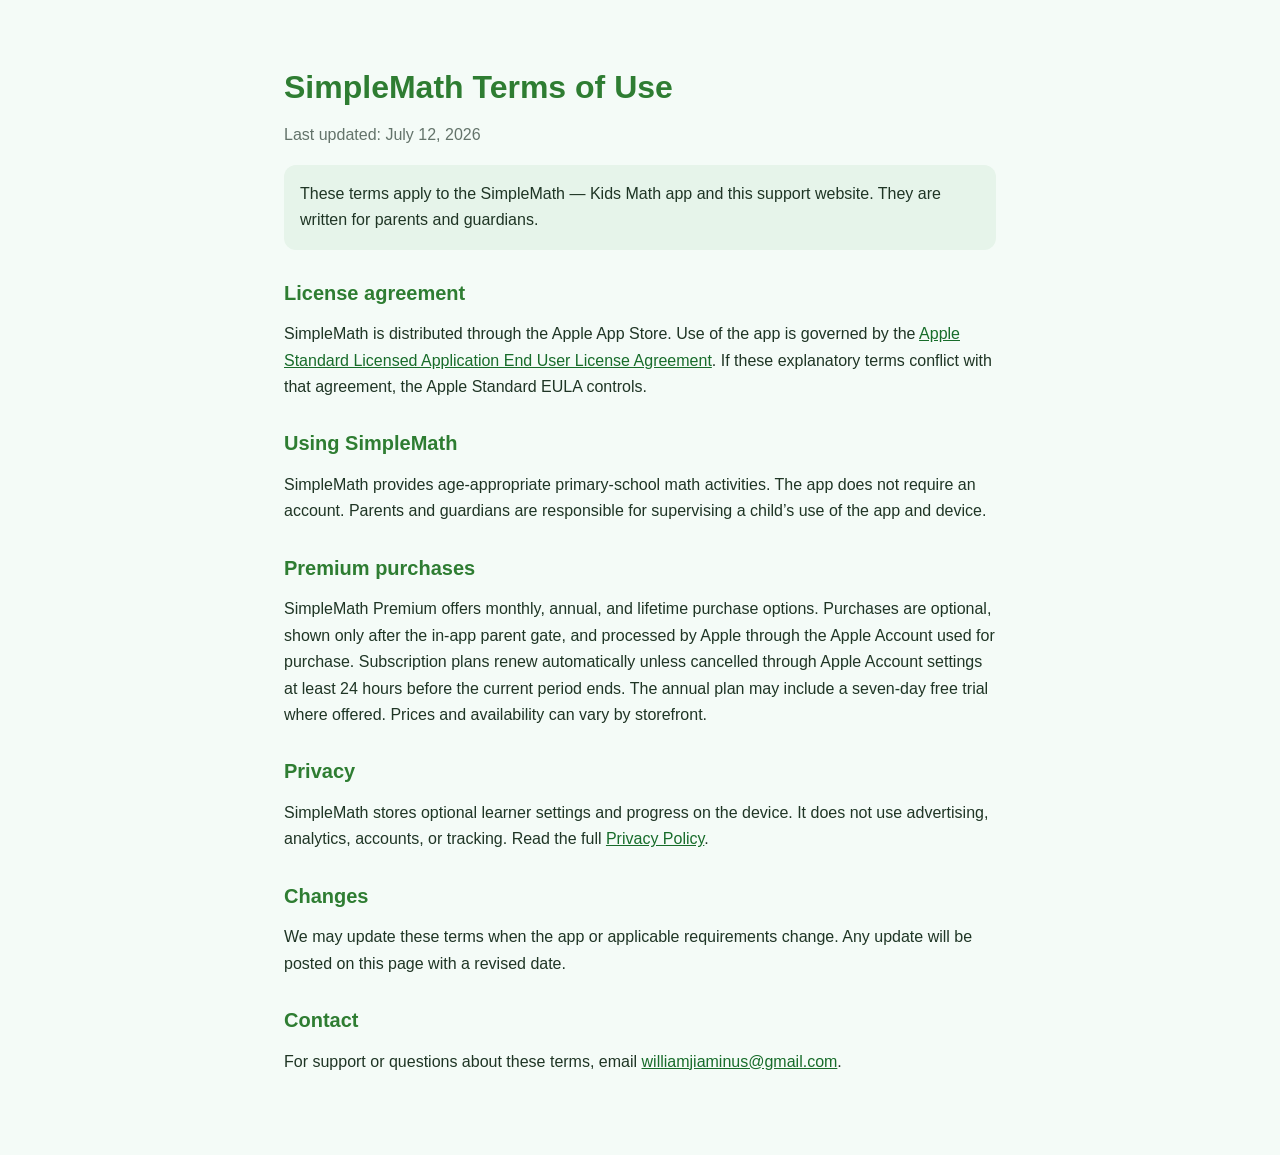
<file: simplemath/terms-of-use.html>
<!doctype html>
<html lang="en">
<head>
  <meta charset="utf-8">
  <meta name="viewport" content="width=device-width, initial-scale=1">
  <title>SimpleMath Terms of Use</title>
  <style>
    :root { color-scheme: light; font-family: -apple-system, BlinkMacSystemFont, "Segoe UI", sans-serif; color: #1f3525; background: #f4fbf7; }
    body { margin: 0; }
    main { box-sizing: border-box; max-width: 760px; margin: 0 auto; padding: 48px 24px 64px; }
    h1, h2 { color: #2e7d32; }
    h1 { font-size: 2rem; margin-bottom: .25rem; }
    h2 { margin-top: 2rem; font-size: 1.25rem; }
    p, li { font-size: 1rem; line-height: 1.65; }
    a { color: #176c2a; }
    .updated { color: #63736a; }
    .notice { padding: 16px; border-radius: 12px; background: #e6f4ea; }
  </style>
</head>
<body>
  <main>
    <h1>SimpleMath Terms of Use</h1>
    <p class="updated">Last updated: July 12, 2026</p>

    <p class="notice">These terms apply to the SimpleMath — Kids Math app and this support website. They are written for parents and guardians.</p>

    <h2>License agreement</h2>
    <p>SimpleMath is distributed through the Apple App Store. Use of the app is governed by the <a href="https://www.apple.com/legal/internet-services/itunes/dev/stdeula/">Apple Standard Licensed Application End User License Agreement</a>. If these explanatory terms conflict with that agreement, the Apple Standard EULA controls.</p>

    <h2>Using SimpleMath</h2>
    <p>SimpleMath provides age-appropriate primary-school math activities. The app does not require an account. Parents and guardians are responsible for supervising a child’s use of the app and device.</p>

    <h2>Premium purchases</h2>
    <p>SimpleMath Premium offers monthly, annual, and lifetime purchase options. Purchases are optional, shown only after the in-app parent gate, and processed by Apple through the Apple Account used for purchase. Subscription plans renew automatically unless cancelled through Apple Account settings at least 24 hours before the current period ends. The annual plan may include a seven-day free trial where offered. Prices and availability can vary by storefront.</p>

    <h2>Privacy</h2>
    <p>SimpleMath stores optional learner settings and progress on the device. It does not use advertising, analytics, accounts, or tracking. Read the full <a href="privacy-policy.html">Privacy Policy</a>.</p>

    <h2>Changes</h2>
    <p>We may update these terms when the app or applicable requirements change. Any update will be posted on this page with a revised date.</p>

    <h2>Contact</h2>
    <p>For support or questions about these terms, email <a href="mailto:williamjiaminus@gmail.com">williamjiaminus@gmail.com</a>.</p>
  </main>
</body>
</html>
</file>
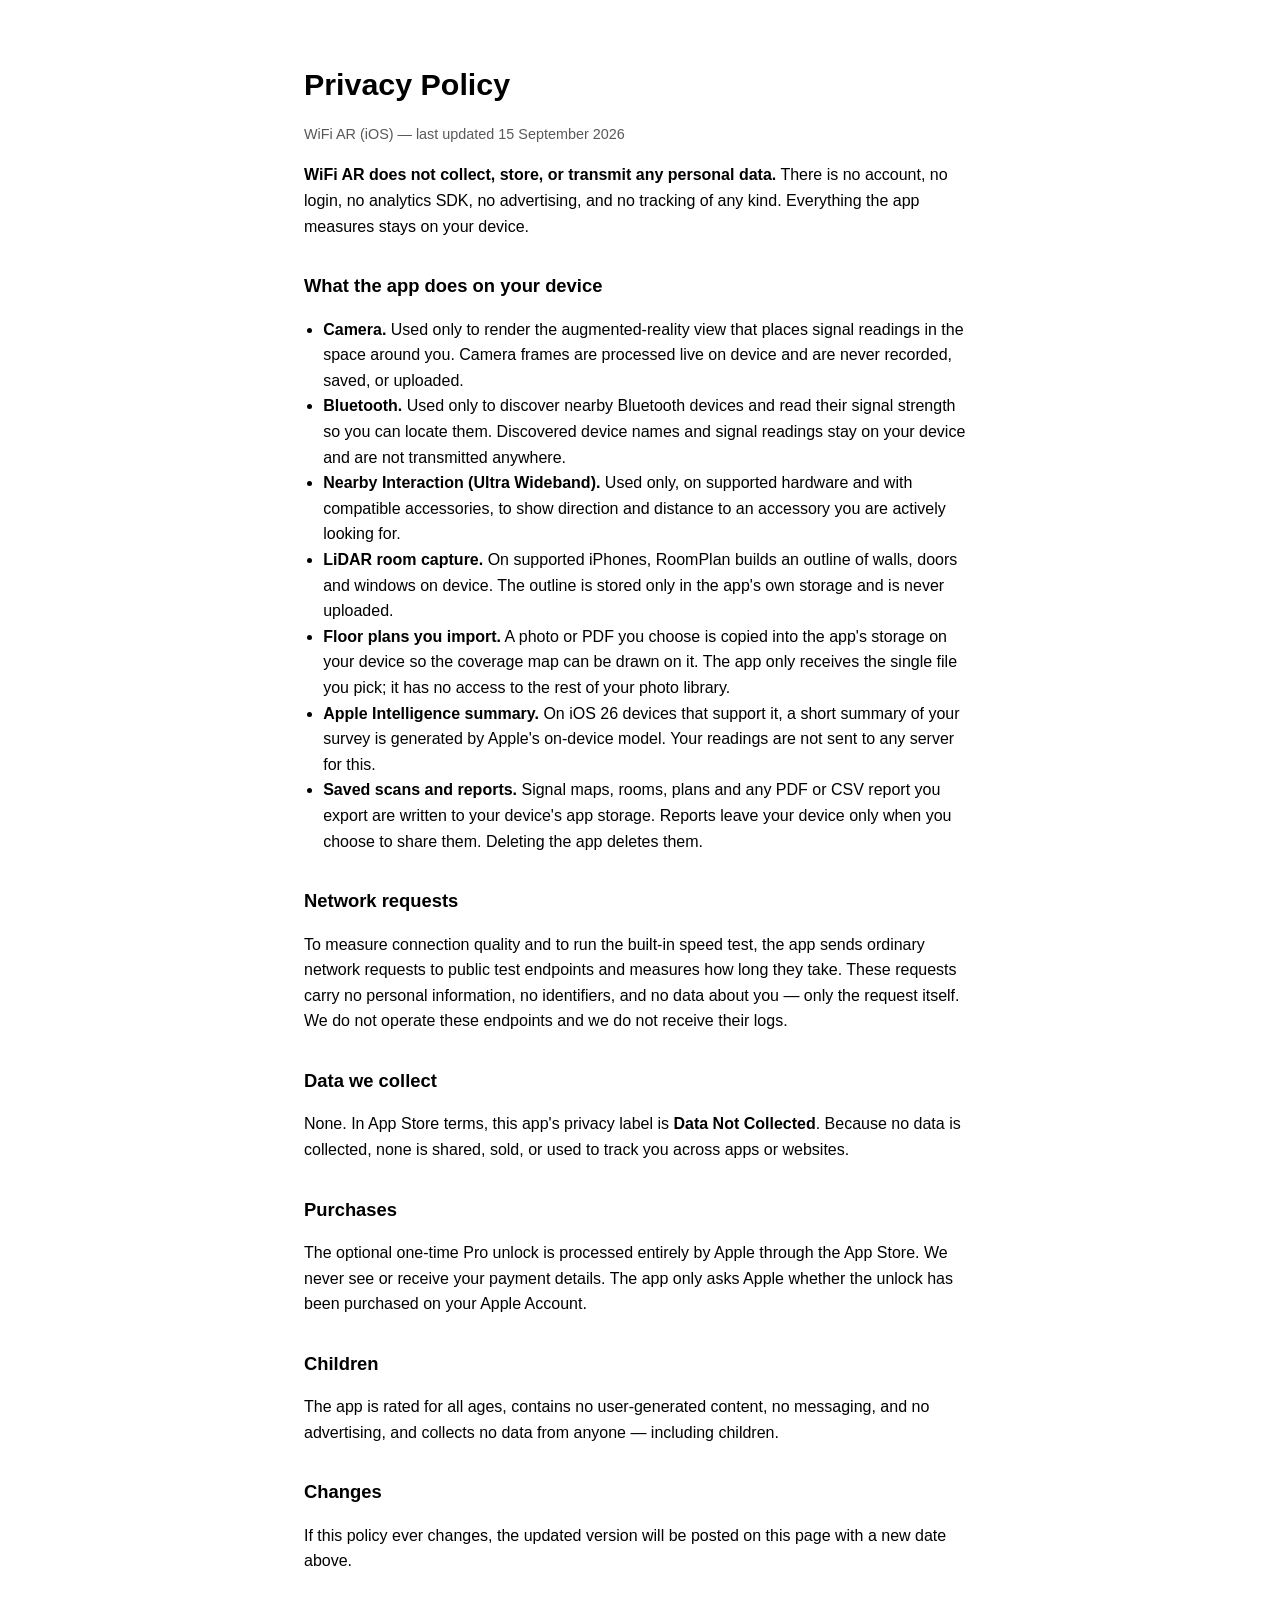
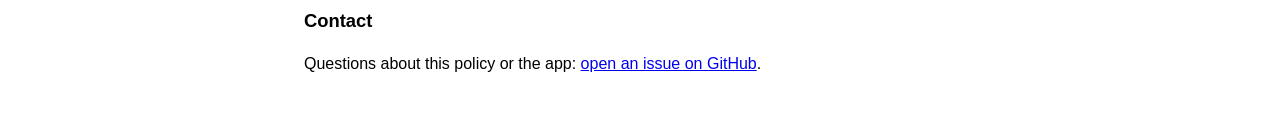
<file: SimpleWiFiAR/privacy.html>
<!DOCTYPE html>
<html lang="en">
<head>
<meta charset="utf-8">
<meta name="viewport" content="width=device-width, initial-scale=1">
<title>Privacy Policy — WiFi AR</title>
<style>
  :root { color-scheme: light dark; }
  body { font: 16px/1.6 -apple-system, BlinkMacSystemFont, "Segoe UI", Roboto, sans-serif;
         max-width: 42rem; margin: 0 auto; padding: 2.5rem 1.25rem; }
  h1 { font-size: 1.9rem; margin-bottom: .25rem; }
  h2 { font-size: 1.15rem; margin-top: 2rem; }
  .updated { opacity: .65; font-size: .9rem; }
  ul { padding-left: 1.2rem; }
  code { font-size: .9em; }
</style>
</head>
<body>

<h1>Privacy Policy</h1>
<p class="updated">WiFi AR (iOS) — last updated 15 September 2026</p>

<p><strong>WiFi AR does not collect, store, or transmit any personal data.</strong>
There is no account, no login, no analytics SDK, no advertising, and no tracking of any
kind. Everything the app measures stays on your device.</p>

<h2>What the app does on your device</h2>
<ul>
  <li><strong>Camera.</strong> Used only to render the augmented-reality view that places
      signal readings in the space around you. Camera frames are processed live on device
      and are never recorded, saved, or uploaded.</li>
  <li><strong>Bluetooth.</strong> Used only to discover nearby Bluetooth devices and read
      their signal strength so you can locate them. Discovered device names and signal
      readings stay on your device and are not transmitted anywhere.</li>
  <li><strong>Nearby Interaction (Ultra Wideband).</strong> Used only, on supported hardware
      and with compatible accessories, to show direction and distance to an accessory you
      are actively looking for.</li>
  <li><strong>LiDAR room capture.</strong> On supported iPhones, RoomPlan builds an outline
      of walls, doors and windows on device. The outline is stored only in the app's own
      storage and is never uploaded.</li>
  <li><strong>Floor plans you import.</strong> A photo or PDF you choose is copied into the
      app's storage on your device so the coverage map can be drawn on it. The app only
      receives the single file you pick; it has no access to the rest of your photo library.</li>
  <li><strong>Apple Intelligence summary.</strong> On iOS 26 devices that support it, a short
      summary of your survey is generated by Apple's on-device model. Your readings are not
      sent to any server for this.</li>
  <li><strong>Saved scans and reports.</strong> Signal maps, rooms, plans and any PDF or CSV
      report you export are written to your device's app storage. Reports leave your device
      only when you choose to share them. Deleting the app deletes them.</li>
</ul>

<h2>Network requests</h2>
<p>To measure connection quality and to run the built-in speed test, the app sends ordinary
network requests to public test endpoints and measures how long they take. These requests
carry no personal information, no identifiers, and no data about you — only the request
itself. We do not operate these endpoints and we do not receive their logs.</p>

<h2>Data we collect</h2>
<p>None. In App Store terms, this app's privacy label is <strong>Data Not Collected</strong>.
Because no data is collected, none is shared, sold, or used to track you across apps or
websites.</p>

<h2>Purchases</h2>
<p>The optional one-time Pro unlock is processed entirely by Apple through the App Store.
We never see or receive your payment details. The app only asks Apple whether the unlock
has been purchased on your Apple Account.</p>

<h2>Children</h2>
<p>The app is rated for all ages, contains no user-generated content, no messaging, and no
advertising, and collects no data from anyone — including children.</p>

<h2>Changes</h2>
<p>If this policy ever changes, the updated version will be posted on this page with a new
date above.</p>

<h2>Contact</h2>
<p>Questions about this policy or the app:
<a href="https://github.com/williamjiamin/SimpleWiFiAR/issues">open an issue on GitHub</a>.</p>

</body>
</html>
</file>
<file: simplecarsimulator/style.css>
:root{--bg:#16181a;--panel:#1f2226;--ink:#f4f0e6;--muted:#a7b0b1;--accent:#ff813d;--line:rgba(255,255,255,.08)}
*{box-sizing:border-box}
body{margin:0;background:var(--bg);color:var(--ink);font:16px/1.6 -apple-system,BlinkMacSystemFont,"Segoe UI",Roboto,sans-serif}
main{max-width:760px;margin:0 auto;padding:48px 24px 80px}
h1{font-size:2rem;margin:0 0 4px;letter-spacing:-.01em}
h2{font-size:1.15rem;margin:32px 0 8px;color:var(--accent)}
p,li{color:var(--ink)}
.muted{color:var(--muted)}
a{color:var(--accent)}
.card{background:var(--panel);border:1px solid var(--line);border-radius:14px;padding:20px 22px;margin:18px 0}
nav{display:flex;gap:18px;margin:10px 0 28px;font-size:.95rem}
table{width:100%;border-collapse:collapse;font-size:.95rem}
td,th{text-align:left;padding:8px 6px;border-bottom:1px solid var(--line);vertical-align:top}
footer{margin-top:48px;color:var(--muted);font-size:.85rem}
</file>
